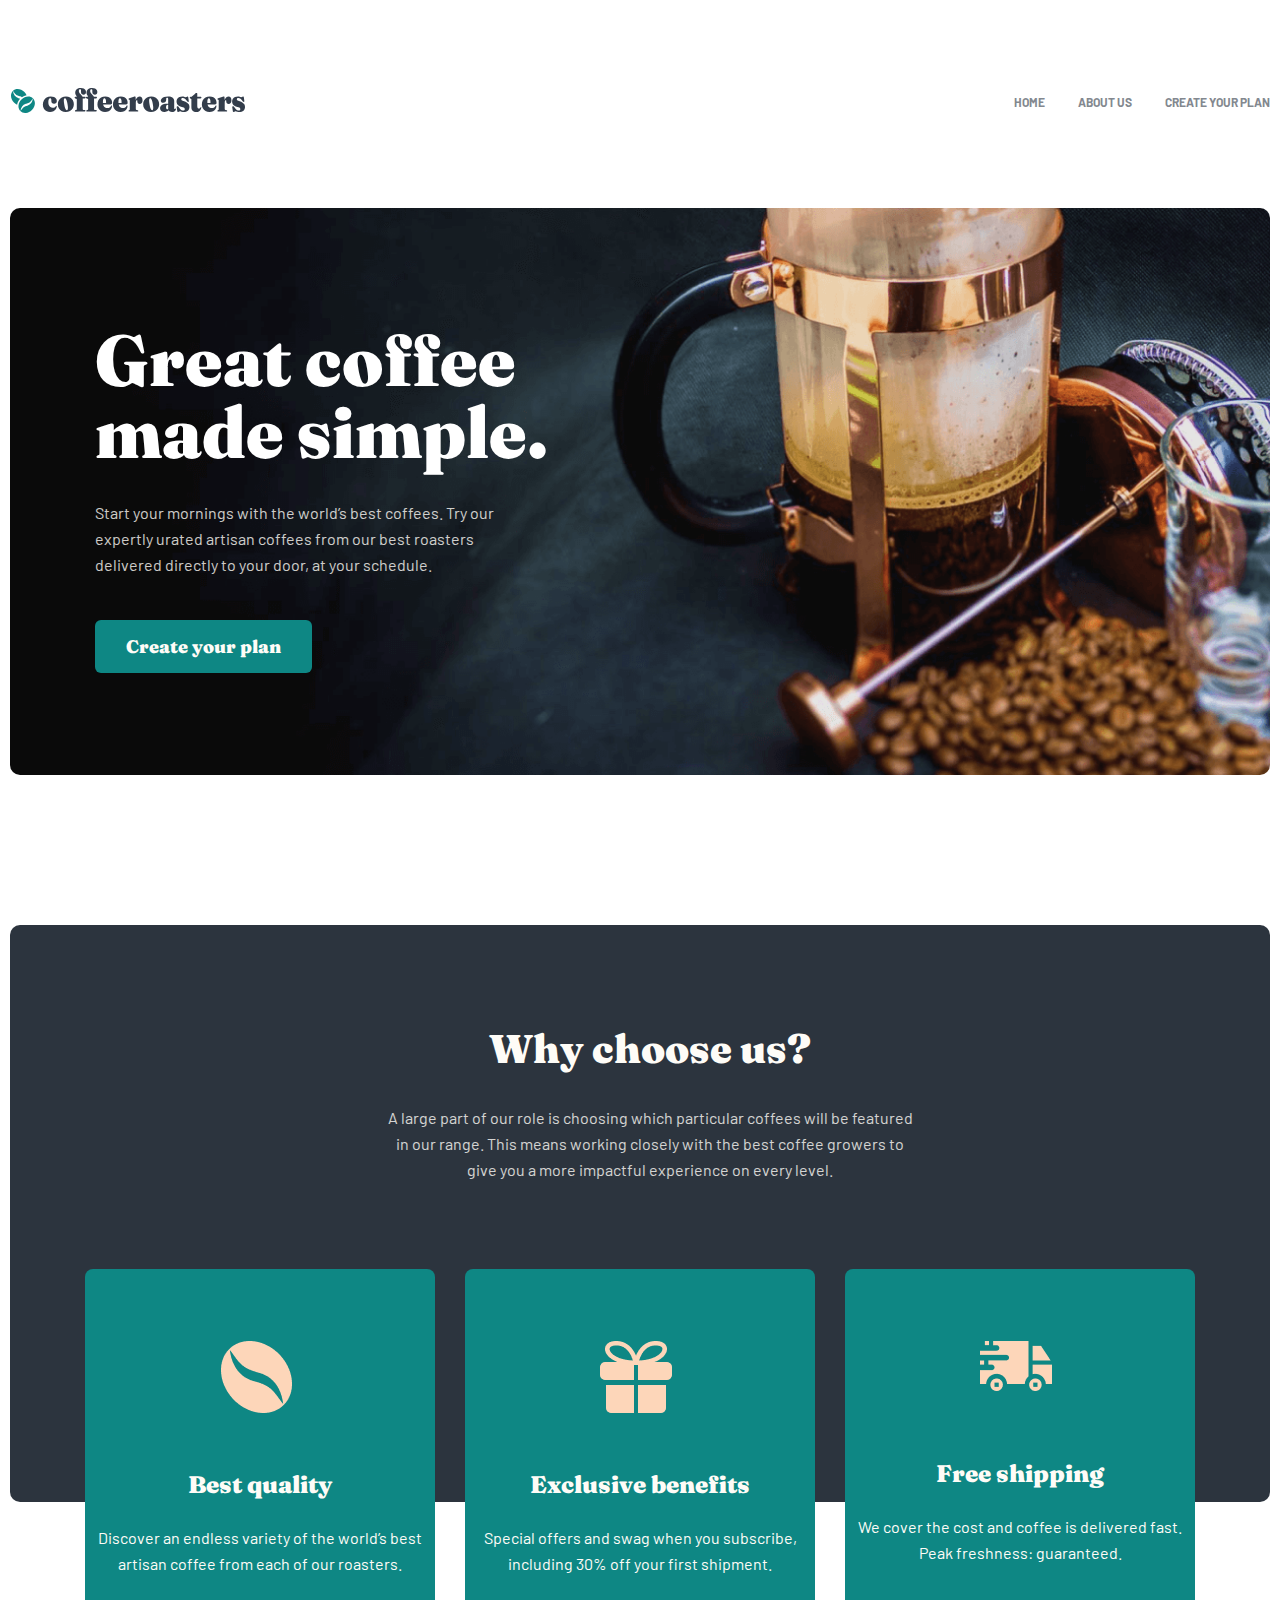
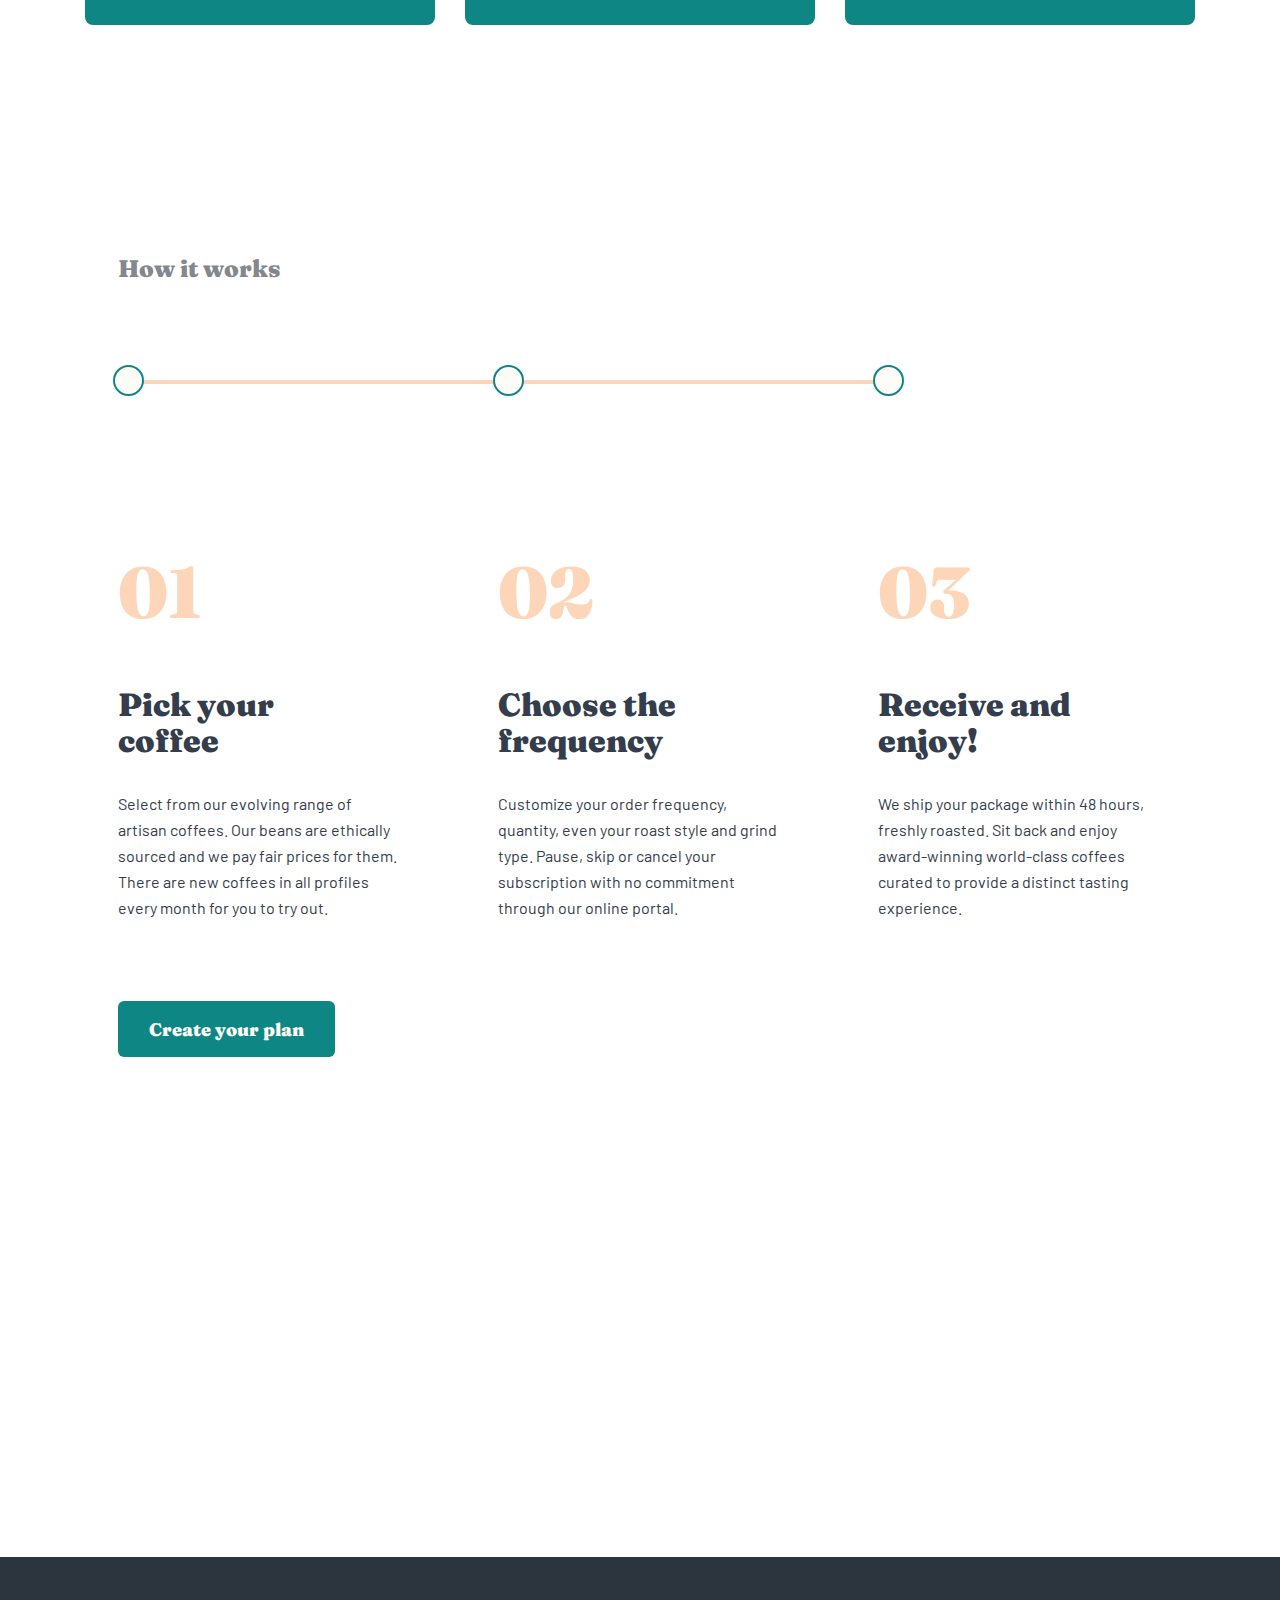
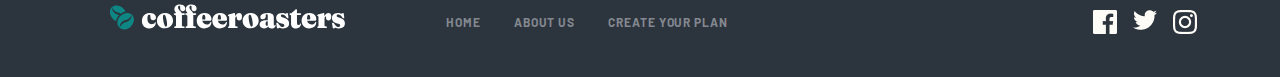
<file: index.html>
<!DOCTYPE html>
<html lang="en">
<head>
  <meta charset="UTF-8">
  <meta http-equiv="X-UA-Compatible" content="IE=edge">
  <meta name="viewport" content="width=device-width, initial-scale=1.0">
  <link rel="stylesheet" href="./css/main.css">
  <title>Coffee</title>
</head>
<body>
  <div class="container">
    <header class="header">
      <a href="index.html" class="header__link">
        <img class="header__logo" src="./image/coffe.svg" width="236" height="26" alt="Coffee logo">
      </a>

      <button class="header__menu js-menu">
        <span class="visually-hidden">Hamburger menu</span>
      </button>

      <ul class="navs header__list">
        <li class="navs__item">
          <a href="./index.html" class="navs__link">Home</a>
        </li>
        <li class="navs__item">
          <a href="./about.html" class="navs__link">About us</a>
        </li>
        <li class="navs__item">
          <a href="./index.html" class="navs__link">Create your plan</a>
        </li>
      </ul>
    </header> <!-- End of header -->

    <div class="hero">
      <div class="hero__left">
        <h1 class="hero__heading">
          Great coffee made simple.
        </h1>
        <div class="hero__text">
          Start your mornings with the world’s best coffees. Try our expertly urated artisan coffees from our best roasters delivered directly to your door, at your schedule.
        </div>

        <a class="hero__link" href="#">Create your plan</a>
      </div>
    </div> <!-- End of hero -->
    
    <!--Collection start -->
    <!-- <section class="products">
      <div class="container products-container">
          <h2 class="visually-hidden">
              Our products
          </h2>
          <ul class="product">
            <li class="product__item">
              <img class="product__img" src="./img/gran.png" alt="gran" width="250" height="193">
          <div class="product__box">

            <h3 class="product__heading">
                Gran Espresso
              </h3>
              <p class="product__desc">Light and flavorful blend with cocoa and black pepper for an intense experience.</p>

          </div>
            </li>

            <li class="product__item">
              <img class="product__img" src="./img/planalto.png" alt="planalto" width="250" height="193">
          <div class="product__box">
            <h3 class="product__heading">
                Planalto
              </h3>
              <p class="product__desc">Brazilian dark roast with rich and velvety body, and hints of fruits and nuts</p>
          </div>
            </li>
             
            <li class="product__item">
              <img class="product__img" src="./img/piccollo.png" alt="piccollo" width="250" height="193">
            <div class="product__box">
                <h3 class="product__heading">
                    Piccollo
                  </h3>
                  <p class="product__desc">Mild and smooth blend featuring notes of toasted almond and dried cherry</p>
            </div>
            </li>

            <li class="product__item">
              <img class="product__img" src="./img/danche.png" alt="danche" width="250" height="193">
            <div class="product__box">
                <h3 class="product__heading">
                    Danche
                  </h3>
                  <p class="product__desc">Ethiopian hand-harvested blend densely packed with vibrant fruit notes</p>
            </div>
            </li>

          </ul>
             </div>
    </section> -->


        <!-- Collection end -->

        <!-- choose start -->

    <div class="choose">
      <div class="choose__us">
        <h2 class="choose__us-heading">
          Why choose us?
        </h2>
        <p class="choose__us-padding">
          A large part of our role is choosing which particular coffees will be featured 
          in our range. This means working closely with the best coffee growers to give 
          you a more impactful experience on every level.
        </p>
      </div>
      <div class="box">
          <div class="box-coffee">
            <h3 class="box-coffee-heading">Best quality</h3>
            <p class="box-coffee-padding">Discover an endless variety of the world’s best artisan coffee from each of our roasters.</p>
          </div>
          <div class="box-priz">
            <h3 class="box-priz-heading">Exclusive benefits</h3>
            <p class="box-priz-padding">Special offers and swag when you subscribe, including 30% off your first shipment.</p>
          </div>
          <div class="box-speed">
            <h3 class="box-speed-heading">Free shipping</h3>
            <p class="box-speed-padding">We cover the cost and coffee is delivered fast. Peak freshness: guaranteed.</p>
          </div> 
        </div>
    </div>
          <!-- choose end -->

          <!-- works start -->
          <div class="works">
            <h3 class="works__heading">
              How it works
            </h3>
            <hr class="works__headering">
          <div class="number">
            <div class="number__1">
              <h2 class="number__1-heading">
                01
              </h2>
              <h3 class="number__1-heading3">
                Pick your coffee
              </h3>
              <p class="number__1-padding">
                Select from our evolving range of artisan coffees. Our beans are 
                ethically sourced and we pay fair prices for them. 
                There are new coffees in all profiles every month for you to try out.
              </p>
            </div>
            <div class="number__2">
              <h2 class="number__2-heading">
                02
              </h2>
              <h3 class="number__2-heading3">
                Choose the frequency
              </h3>
              <p class="number__2-padding">
                Customize your order frequency, quantity, even your roast style and grind type. Pause, 
                skip or cancel your subscription with no commitment through our online portal.
              </p>
            </div>
            <div class="number__3">
              <h2 class="number__3-heading">
                03
              </h2>
              <h3 class="number__3-heading3">
                Receive and enjoy!
              </h3>
              <p class="number__3-padding">
                We ship your package within 48 hours, freshly roasted. 
                Sit back and enjoy award-winning world-class coffees curated 
                to provide a distinct tasting experience.
              </p>
            </div>
          </div>
          <div class="works__button">
            <button class="works__button-click">Create your plan</button>
          </div>
          </div>
        </div>        
                  <!-- footer start -->
        <footer class="footer">
          <div class="container">
              <div class="footer__acitve">
                  <a class="footer__acitve--atribut" href="#">
                      <img class="footer__acitve--image" src="./image/coffe_white.svg" width="236" height="26" alt="coffe_white">
                  </a>
                  <ul class="footer__item">
                      <li class="footer__item--list ">
                          <a class="footer__item--list--atribut"  href="#hero">Home</a>
                      </li>
                      <li class="footer__item--list ">
                          <a class="footer__item--list--atribut"  href="#collection">about us</a>
                      </li>
                      <li class="footer__item--list ">
                          <a class="footer__item--list--atribut"  href="#works">Create your plan</a>
                      </li>
                  </ul>
              </div>
              <div class="footer__global">
                  <a class="footer__global--facebook" href="https://ru-ru.facebook.com/ " target="_blank">
                      <img src="./image/facebook.png" width="24" height="24" alt="facebook">
                  </a>
                  <a class="footer__global--twitter"  href="https://twitter.com/" target="_blank">
                      <img src="./image/twitter.png" width="24" height="24" alt="twitter">
                  </a>
                  <a class="footer__global--instagram"  href="https://www.instagram.com/" target="_blank">
                      <img src="./image/instagram.png" width="24" height="24" alt="instagram">
                  </a>
                  
              </div>
            </div>
      </footer>
      <!--footer end  -->

 <!-- End of container -->
  <script src="./js/main.js"></script>
</body>
</html>
</file>
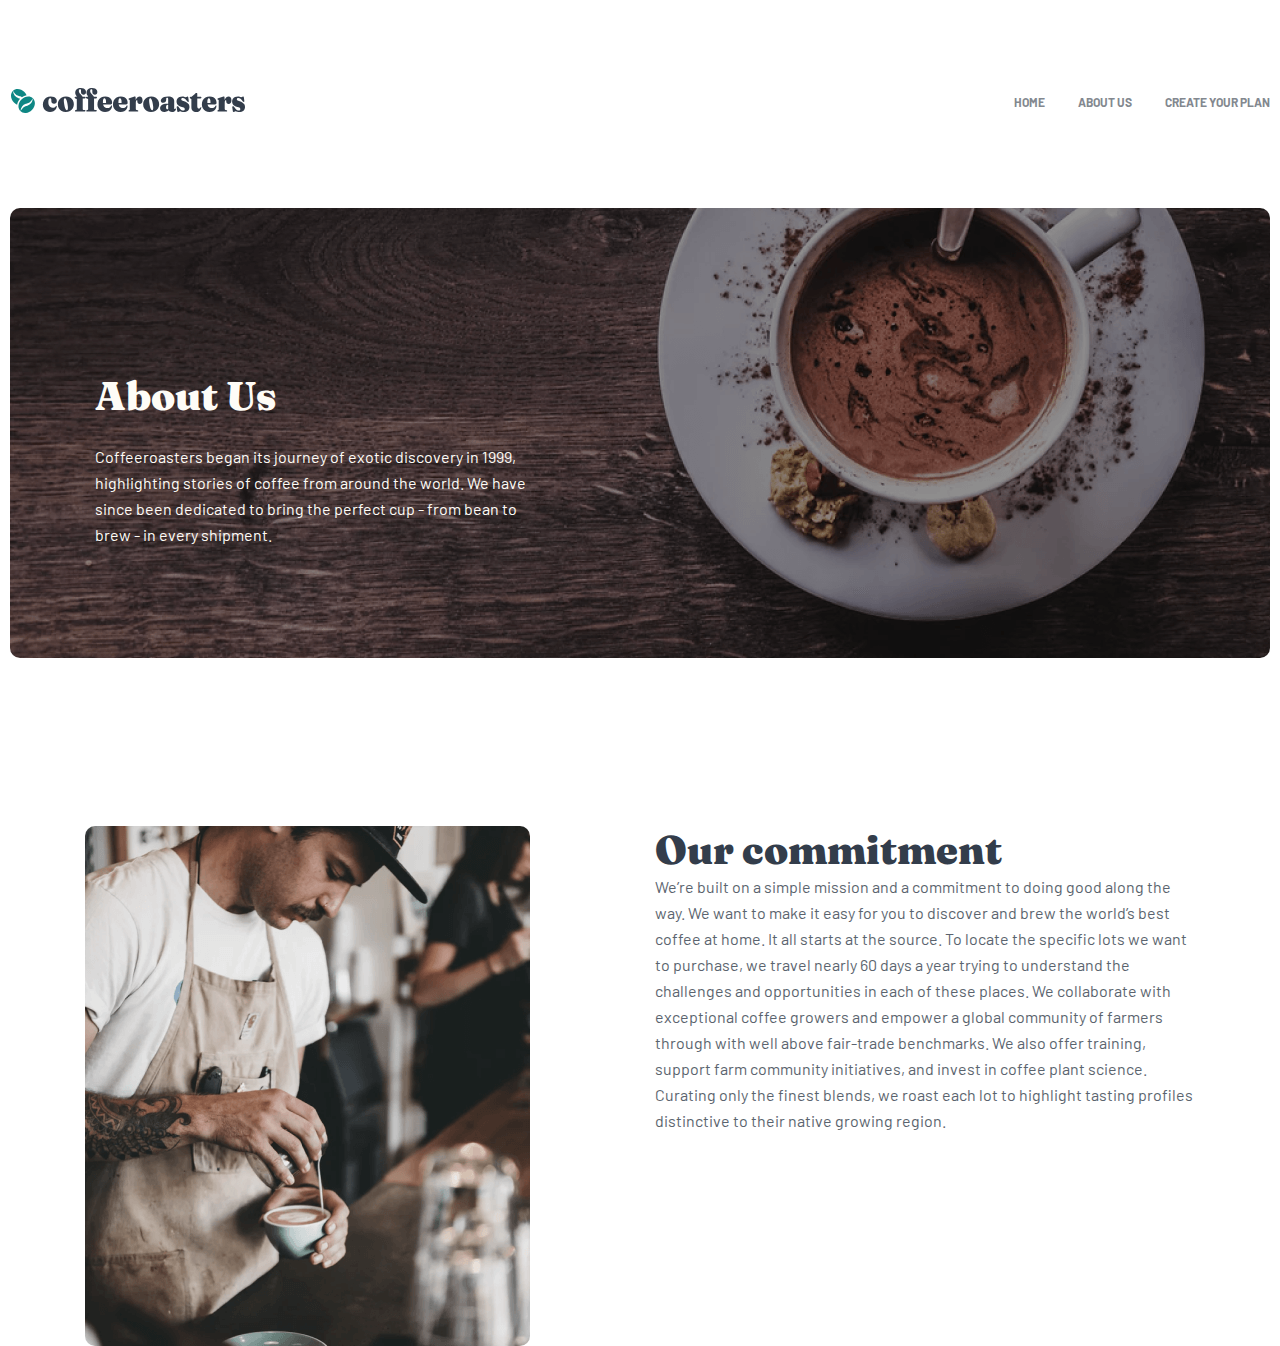
<file: about.html>
<!DOCTYPE html>
<html lang="en">
<head>
    <meta charset="UTF-8">
    <meta http-equiv="X-UA-Compatible" content="IE=edge">
    <meta name="viewport" content="width=device-width, initial-scale=1.0">
    <link rel="stylesheet" href="./css/main.css">
    <title>About Us</title>
</head>
<body>
    <div class="container"> 
        <header class="header"> <!-- start header -->
            <a href="index.html" class="header__link">
              <img class="header__logo" src="./image/coffe.svg" width="236" height="26" alt="Coffee logo">
            </a>
      
            <button class="header__menu js-menu">
              <span class="visually-hidden">Hamburger menu</span>
            </button>
      
            <ul class="navs header__list">
              <li class="navs__item">
                <a href="./index.html" class="navs__link">Home</a>
              </li>
              <li class="navs__item">
                <a href="about.html" class="navs__link">About us</a>
              </li>
              <li class="navs__item">
                <a href="./index.html" class="navs__link">Create your plan</a>
              </li>
            </ul>
        </header> <!-- End of header -->



        <div class="about-hero"> <!-- start hero -->
            <div class="about-hero__left-side">
                <h1 class="about-hero__left-side__heading">About Us</h1>
                <p class="about-hero__left-side__text">Coffeeroasters began its journey of exotic discovery in 1999, highlighting stories of coffee from around the world. We have since been dedicated to bring the perfect cup - from bean to brew - in every shipment.
                </p>
            </div>
        </div> <!-- End of  hero -->




        <div class="commitment"> <!-- start commitment -->
            <div class="commitment__left-side"></div>
            
            <div class="commitment__right-side">
                <h3 class="commitment__right-side__heading">Our commitment</h3>
                <p class="commitment__right-side__text">We’re built on a simple mission and a commitment to doing good along the way. We want to make it easy for you to discover and brew the world’s best coffee at home. It all starts at the source. To locate the specific lots we want to purchase, we travel nearly 60 days a year trying to understand the challenges and opportunities in each of these places. We collaborate with exceptional coffee growers and empower a global community of farmers through with well above fair-trade benchmarks. We also offer training, support farm community initiatives, and invest in coffee plant science. Curating only the finest blends, we roast each lot to highlight tasting profiles distinctive to their native growing region.</p>
            </div>
        </div> <!-- End of  commitment -->

        

              


    </div>
</body>
</html>
</file>
<file: css/main.css>
@import url("https://fonts.googleapis.com/css2?family=Barlow:wght@400;700&family=Fraunces:wght@900&display=swap");
html {
  height: 100%;
}

body {
  height: 100%;
  margin: 0;
  padding: 0;
  -webkit-box-sizing: border-box;
          box-sizing: border-box;
  font-family: "Barlow", "Arial", sans-serif;
}

*, *::before, *::before {
  -webkit-box-sizing: inherit;
          box-sizing: inherit;
}

.container {
  max-width: 1300px;
  padding-left: 10px;
  padding-right: 10px;
  margin: 0 auto;
}

img {
  max-width: 100%;
  height: auto;
}

.visually-hidden {
  clip: rect(0 0 0 0);
  -webkit-clip-path: inset(50%);
          clip-path: inset(50%);
  height: 1px;
  overflow: hidden;
  position: absolute;
  white-space: nowrap;
  width: 1px;
}

.header {
  display: -webkit-box;
  display: -ms-flexbox;
  display: flex;
  -webkit-box-align: center;
      -ms-flex-align: center;
          align-items: center;
  -webkit-box-pack: justify;
      -ms-flex-pack: justify;
          justify-content: space-between;
  padding-top: 43px;
  padding-bottom: 43px;
}

.header__logo {
  display: block;
}

.header__menu {
  display: none;
}

.navs {
  margin: 0;
  padding: 0;
  display: -webkit-box;
  display: -ms-flexbox;
  display: flex;
  list-style-type: none;
}

.navs__item:not(:last-child) {
  margin-right: 33px;
}

.navs__link {
  text-decoration: none;
  text-transform: uppercase;
  color: #83888F;
  font-weight: 700;
  font-size: 12px;
  line-height: 15px;
}

.navs__link:active {
  color: #333D4B;
}

@media only screen and (max-width: 768px) {
  .container {
    padding-left: 40px;
    padding-right: 40px;
  }
  .header {
    padding-top: 40px;
    padding-bottom: 53px;
  }
}

@media only screen and (max-width: 375px) {
  .container {
    padding-left: 24px;
    padding-right: 24px;
  }
  .header {
    position: relative;
    padding-top: 32px;
    padding-bottom: 40px;
  }
  .header__logo {
    -ms-flex-negative: 0;
        flex-shrink: 0;
    width: 163px;
    height: 18px;
  }
  .header .navs {
    display: none;
    padding-top: 40px;
    position: absolute;
    top: 100%;
    left: 0;
    right: 0;
    height: 100vh;
    background-image: -webkit-gradient(linear, left top, left bottom, from(white), to(rgba(255, 255, 255, 0.8)));
    background-image: linear-gradient(to bottom, white, rgba(255, 255, 255, 0.8));
    -webkit-box-orient: vertical;
    -webkit-box-direction: normal;
        -ms-flex-direction: column;
            flex-direction: column;
    -webkit-box-align: center;
        -ms-flex-align: center;
            align-items: center;
  }
  .header .navs__item {
    margin-right: 0;
    margin-bottom: 32px;
  }
  .header .navs__link {
    font-family: "Fraunces";
    font-weight: 900;
    font-size: 24px;
    line-height: 32px;
    color: #333D4B;
    text-transform: capitalize;
  }
  .header__menu {
    display: block;
    width: 16px;
    height: 15px;
    border: none;
    background-color: transparent;
    background-image: url("./../image/menu.svg");
    background-size: contain;
    background-repeat: no-repeat;
    cursor: pointer;
  }
  .header__menu--active {
    background-image: url("./../image/menu-x.svg");
  }
  .header__menu--active + .navs {
    display: -webkit-box;
    display: -ms-flexbox;
    display: flex;
  }
}

.hero {
  display: -webkit-box;
  display: -ms-flexbox;
  display: flex;
  background-image: url("./../../image/Bitmap.png");
  background-repeat: no-repeat;
  background-position: center;
  background-size: cover;
  padding-top: 116px;
  padding-bottom: 116px;
  padding-left: 85px;
  border-radius: 10px;
}

.hero__left {
  max-width: 493px;
}

.hero__heading {
  font-family: "Fraunces";
  font-weight: 900;
  font-size: 72px;
  line-height: 72px;
  color: #ffffff;
  margin: 0;
}

.hero__text {
  margin-top: 32px;
  margin-bottom: 56px;
  color: #FEFCF7;
  padding-right: 48px;
  font-size: 16px;
  line-height: 26px;
  opacity: 0.8;
}

.hero__link {
  padding: 15px 31px;
  background-color: #0E8784;
  color: #FEFCF7;
  border-radius: 6px;
  font-size: 18px;
  line-height: 25px;
  font-weight: 900;
  font-family: "Fraunces";
  text-decoration: none;
}

@media only screen and (max-width: 768px) {
  .hero {
    padding: 104px 0;
    padding-left: 58px;
    background-image: url("./../../image/Bitmap-table.png");
  }
  .hero__left {
    max-width: 398px;
  }
  .hero__heading {
    font-size: 48px;
    line-height: 48px;
  }
  .hero__text {
    margin-top: 24px;
    margin-bottom: 40px;
    font-size: 15px;
    line-height: 25px;
  }
}

@media only screen and (max-width: 375px) {
  .hero {
    padding: 100px 24px;
  }
  .hero__left {
    text-align: center;
  }
  .hero__heading {
    font-size: 40px;
    line-height: 40px;
  }
  .hero__text {
    padding: 0;
    margin-top: 24px;
    margin-bottom: 39px;
  }
}

.choose {
  max-width: 1280px;
  height: 577px;
  background-color: #2C343E;
  border-radius: 10px;
  margin-bottom: 351px;
  margin-top: 150px;
}

.choose__us {
  display: -webkit-box;
  display: -ms-flexbox;
  display: flex;
  -webkit-box-orient: vertical;
  -webkit-box-direction: normal;
      -ms-flex-direction: column;
          flex-direction: column;
  text-align: center;
  margin-left: 370px;
  max-width: 540px;
}

.choose__us-heading {
  margin: 0;
  padding: 0;
  margin-top: 100px;
  margin-bottom: 32px;
  font-family: "Fraunces";
  font-style: normal;
  font-weight: 900;
  font-size: 40px;
  line-height: 48px;
  text-align: center;
  color: #FEFCF7;
}

.choose__us-padding {
  margin: 0;
  padding: 0;
  margin-bottom: 86px;
  font-family: "Barlow";
  font-style: normal;
  font-weight: normal;
  font-size: 16px;
  line-height: 26px;
  text-align: center;
  color: #FEFCF7;
  mix-blend-mode: normal;
  opacity: 0.8;
}

.box {
  margin: 0 auto;
  display: -webkit-box;
  display: -ms-flexbox;
  display: flex;
  -webkit-box-pack: justify;
      -ms-flex-pack: justify;
          justify-content: space-between;
  max-width: 1110px;
}

.box-coffee {
  max-width: 350px;
  background: #0E8784;
  border-radius: 8px;
  text-align: center;
}

.box-coffee-heading {
  margin: 0;
  padding: 0;
  font-family: "Fraunces";
  font-style: normal;
  font-weight: 900;
  font-size: 24px;
  line-height: 32px;
  text-align: center;
  color: #FEFCF7;
  margin-bottom: 24px;
}

.box-coffee-heading::before {
  background-image: url(./../../image/coffee.png);
  content: "";
  display: block;
  width: 72px;
  height: 72px;
  background-repeat: no-repeat;
  background-size: cover;
  margin-top: 72px;
  margin-bottom: 56px;
  margin-left: 135px;
}

.box-coffee-padding {
  margin: 0;
  padding: 0;
  font-family: "Barlow";
  font-style: normal;
  font-weight: normal;
  font-size: 16px;
  line-height: 26px;
  text-align: center;
  color: #FEFCF7;
  margin-bottom: 48px;
}

.box-priz {
  max-width: 350px;
  background: #0E8784;
  border-radius: 8px;
  text-align: center;
}

.box-priz-heading {
  margin: 0;
  padding: 0;
  font-family: "Fraunces";
  font-style: normal;
  font-weight: 900;
  font-size: 24px;
  line-height: 32px;
  text-align: center;
  color: #FEFCF7;
  margin-bottom: 24px;
}

.box-priz-heading::before {
  background-image: url(./../../image/surip.png);
  content: "";
  display: block;
  width: 72px;
  height: 72px;
  background-repeat: no-repeat;
  background-size: cover;
  margin-top: 72px;
  margin-bottom: 56px;
  margin-left: 135px;
}

.box-priz-padding {
  margin: 0;
  padding: 0;
  font-family: "Barlow";
  font-style: normal;
  font-weight: normal;
  font-size: 16px;
  line-height: 26px;
  text-align: center;
  color: #FEFCF7;
  margin-bottom: 48px;
}

.box-speed {
  max-width: 350px;
  background: #0E8784;
  border-radius: 8px;
  text-align: center;
}

.box-speed-heading {
  margin: 0;
  padding: 0;
  font-family: "Fraunces";
  font-style: normal;
  font-weight: 900;
  font-size: 24px;
  line-height: 32px;
  text-align: center;
  color: #FEFCF7;
  margin-bottom: 24px;
}

.box-speed-heading::before {
  background-image: url(./../../image/speed.png);
  content: "";
  display: block;
  width: 72px;
  height: 50px;
  background-repeat: no-repeat;
  background-size: cover;
  margin-top: 72px;
  margin-bottom: 67px;
  margin-left: 135px;
}

.box-speed-padding {
  margin: 0;
  padding: 0;
  font-family: "Barlow";
  font-style: normal;
  font-weight: normal;
  font-size: 16px;
  line-height: 26px;
  text-align: center;
  color: #FEFCF7;
  margin-bottom: 48px;
}

@media only screen and (max-width: 768px) {
  .choose {
    max-width: 688px;
    margin: 0 auto;
    margin-bottom: 351px;
  }
  .choose__us {
    display: -webkit-box;
    display: -ms-flexbox;
    display: flex;
    -webkit-box-orient: vertical;
    -webkit-box-direction: normal;
        -ms-flex-direction: column;
            flex-direction: column;
    text-align: center;
    margin-left: 74px;
    max-width: 540px;
  }
  .choose__us-heading {
    margin: 0;
    padding: 0;
    margin-top: 56px;
    margin-bottom: 24px;
    font-size: 32px;
    line-height: 48px;
  }
  .choose__us-padding {
    margin: 0;
    padding: 0;
    font-size: 15px;
    line-height: 25px;
    margin-bottom: 70px;
  }
  .box {
    display: -webkit-box;
    display: -ms-flexbox;
    display: flex;
    -webkit-box-orient: vertical;
    -webkit-box-direction: normal;
        -ms-flex-direction: column;
            flex-direction: column;
    margin-left: 57px;
  }
  .box-coffee {
    max-width: 573px;
    margin-bottom: 24px;
  }
  .box-coffee-heading {
    margin: 0;
    padding: 0;
    display: -webkit-box;
    display: -ms-flexbox;
    display: flex;
    margin-top: 41px;
    margin-bottom: 0;
    margin-left: 182px;
    margin-bottom: 16px;
  }
  .box-coffee-heading::before {
    position: absolute;
    margin: 0;
    padding: 0;
    left: 150px;
    margin-top: 12px;
  }
  .box-coffee-padding {
    margin: 0;
    padding: 0;
    display: -webkit-box;
    display: -ms-flexbox;
    display: flex;
    max-width: 344px;
    text-align: left;
    margin-left: 181px;
    margin-bottom: 41px;
  }
  .box-priz {
    max-width: 573px;
    margin-bottom: 24px;
  }
  .box-priz-heading {
    margin: 0;
    padding: 0;
    display: -webkit-box;
    display: -ms-flexbox;
    display: flex;
    margin-top: 41px;
    margin-bottom: 0;
    margin-left: 182px;
    margin-bottom: 16px;
  }
  .box-priz-heading::before {
    position: absolute;
    margin: 0;
    padding: 0;
    left: 150px;
    margin-top: 12px;
  }
  .box-priz-padding {
    margin: 0;
    padding: 0;
    display: -webkit-box;
    display: -ms-flexbox;
    display: flex;
    max-width: 344px;
    text-align: left;
    margin-left: 181px;
    margin-bottom: 41px;
  }
  .box-speed {
    max-width: 573px;
    margin-bottom: 24px;
  }
  .box-speed-heading {
    margin: 0;
    padding: 0;
    display: -webkit-box;
    display: -ms-flexbox;
    display: flex;
    margin-top: 41px;
    margin-bottom: 0;
    margin-left: 182px;
    margin-bottom: 16px;
  }
  .box-speed-heading::before {
    position: absolute;
    margin: 0;
    padding: 0;
    left: 150px;
    margin-top: 12px;
  }
  .box-speed-padding {
    margin: 0;
    padding: 0;
    display: -webkit-box;
    display: -ms-flexbox;
    display: flex;
    max-width: 344px;
    text-align: left;
    margin-left: 181px;
    margin-bottom: 41px;
  }
}

@media only screen and (max-width: 375px) {
  .choose {
    height: 902px;
  }
  .choose__us {
    margin-left: 24px;
    max-width: 279px;
  }
  .choose__us-heading {
    margin: 0;
    padding: 0;
    font-size: 28px;
    line-height: 28px;
    margin-top: 64px;
    margin-bottom: 24px;
  }
  .choose__us-padding {
    margin: 0;
    padding: 0;
    font-size: 15px;
    line-height: 25px;
    margin-bottom: 64px;
  }
  .box {
    display: -webkit-box;
    display: -ms-flexbox;
    display: flex;
    margin: 0 24px;
  }
  .box-coffee-heading {
    margin: 0;
    padding: 0;
    display: -webkit-box;
    display: -ms-flexbox;
    display: flex;
    -ms-flex-item-align: center;
        align-self: center;
    margin-top: 200px;
    margin-left: 62px;
    margin-bottom: 24px;
  }
  .box-coffee-heading::before {
    position: absolute;
    margin: 0;
    padding: 0;
    margin-top: -120px;
  }
  .box-coffee-padding {
    margin: 0;
    padding: 0;
    display: -webkit-box;
    display: -ms-flexbox;
    display: flex;
    -ms-flex-item-align: center;
        align-self: center;
    text-align: center;
    margin-right: 20px;
    margin-left: 22px;
    margin-bottom: 51px;
  }
  .box-priz-heading {
    margin: 0;
    padding: 0;
    width: 255px;
    display: -webkit-box;
    display: -ms-flexbox;
    display: flex;
    -ms-flex-item-align: center;
        align-self: center;
    margin-top: 200px;
    margin-left: 24px;
    margin-bottom: 24px;
  }
  .box-priz-heading::before {
    position: absolute;
    margin: 0;
    padding: 0;
    margin-top: -120px;
  }
  .box-priz-padding {
    margin: 0;
    padding: 0;
    display: -webkit-box;
    display: -ms-flexbox;
    display: flex;
    -ms-flex-item-align: center;
        align-self: center;
    text-align: center;
    margin-right: 20px;
    margin-left: 22px;
    margin-bottom: 51px;
  }
  .box-speed-heading {
    margin: 0;
    padding: 0;
    display: -webkit-box;
    display: -ms-flexbox;
    display: flex;
    -ms-flex-item-align: center;
        align-self: center;
    margin-top: 200px;
    margin-left: 55px;
    margin-bottom: 24px;
  }
  .box-speed-heading::before {
    position: absolute;
    margin: 0;
    padding: 0;
    margin-top: -120px;
  }
  .box-speed-padding {
    margin: 0;
    padding: 0;
    display: -webkit-box;
    display: -ms-flexbox;
    display: flex;
    -ms-flex-item-align: center;
        align-self: center;
    text-align: center;
    margin-right: 20px;
    margin-left: 22px;
    margin-bottom: 51px;
  }
}

.works {
  margin: 0;
  padding: 0;
  max-width: 1045px;
  margin: 0 auto;
}

.works__heading {
  margin: 0;
  padding: 0;
  font-family: "Fraunces";
  font-style: normal;
  font-weight: 900;
  font-size: 24px;
  line-height: 32px;
  color: #83888F;
  margin-bottom: 95px;
}

.works__headering {
  display: block;
  max-width: 760px;
  border: 2px solid #FDD6BA;
  background-color: #FDD6BA;
  margin: 0;
}

.number {
  display: -webkit-box;
  display: -ms-flexbox;
  display: flex;
  -webkit-box-pack: justify;
      -ms-flex-pack: justify;
          justify-content: space-between;
}

.number__1 {
  max-width: 285px;
}

.number__1::before {
  content: "";
  border: 2px solid #0E8784;
  background: #fefcf7;
  display: block;
  border-radius: 50px;
  width: 31px;
  height: 31px;
  -webkit-transform: translateY(-100px);
  transform: translateY(-100px);
  margin-left: -5px;
  margin-top: 81px;
}

.number__1-heading {
  font-family: "Fraunces";
  font-style: normal;
  font-weight: 900;
  font-size: 72px;
  line-height: 72px;
  color: #FDD6BA;
}

.number__1-heading3 {
  font-family: "Fraunces";
  font-style: normal;
  font-weight: 900;
  font-size: 32px;
  line-height: 36px;
  color: #333D4B;
  max-width: 255px;
}

.number__1-padding {
  font-family: "Barlow";
  font-style: normal;
  font-weight: normal;
  font-size: 16px;
  line-height: 26px;
  color: #333D4B;
}

.number {
  display: -webkit-box;
  display: -ms-flexbox;
  display: flex;
  -webkit-box-pack: justify;
      -ms-flex-pack: justify;
          justify-content: space-between;
}

.number__2 {
  max-width: 285px;
}

.number__2::before {
  content: "";
  border: 2px solid #0E8784;
  background: #fefcf7;
  display: block;
  border-radius: 50px;
  width: 31px;
  height: 31px;
  -webkit-transform: translateY(-100px);
  transform: translateY(-100px);
  margin-left: -5px;
  margin-top: 81px;
}

.number__2-heading {
  font-family: "Fraunces";
  font-style: normal;
  font-weight: 900;
  font-size: 72px;
  line-height: 72px;
  color: #FDD6BA;
}

.number__2-heading3 {
  font-family: "Fraunces";
  font-style: normal;
  font-weight: 900;
  font-size: 32px;
  line-height: 36px;
  color: #333D4B;
}

.number__2-padding {
  font-family: "Barlow";
  font-style: normal;
  font-weight: normal;
  font-size: 16px;
  line-height: 26px;
  color: #333D4B;
}

.number .number {
  display: -webkit-box;
  display: -ms-flexbox;
  display: flex;
  -webkit-box-pack: justify;
      -ms-flex-pack: justify;
          justify-content: space-between;
}

.number .number__3 {
  max-width: 285px;
}

.number .number__3::before {
  content: "";
  border: 2px solid #0E8784;
  background: #fefcf7;
  display: block;
  border-radius: 50px;
  width: 31px;
  height: 31px;
  -webkit-transform: translateY(-100px);
  transform: translateY(-100px);
  margin-left: -5px;
  margin-top: 81px;
}

.number .number__3-heading {
  font-family: "Fraunces";
  font-style: normal;
  font-weight: 900;
  font-size: 72px;
  line-height: 72px;
  color: #FDD6BA;
}

.number .number__3-heading3 {
  font-family: "Fraunces";
  font-style: normal;
  font-weight: 900;
  font-size: 32px;
  line-height: 36px;
  color: #333D4B;
}

.number .number__3-padding {
  font-family: "Barlow";
  font-style: normal;
  font-weight: normal;
  font-size: 16px;
  line-height: 26px;
  color: #333D4B;
}

.works__button-click {
  background: #0E8784;
  border-radius: 6px;
  font-family: "Hind Madurai" , "Fraunces" , "Arial";
  font-style: normal;
  font-weight: 900;
  font-size: 18px;
  line-height: 25px;
  text-align: center;
  color: #FEFCF7;
  width: 217px;
  height: 56px;
  border: none;
  cursor: pointer;
  margin-top: 64px;
}

@media only screen and (max-width: 768px) {
  .works {
    max-width: 688px;
    margin: 0 auto;
    height: 622px;
  }
  .works__heading {
    margin: 0;
    padding: 0;
    margin-bottom: 55px;
    font-size: 24px;
    line-height: 32px;
  }
  .works__headering {
    width: 467px;
    margin-left: 10px;
  }
  .works .number {
    display: -webkit-box;
    display: -ms-flexbox;
    display: flex;
    margin-left: 10px;
  }
  .works .number__1 {
    max-width: 223px;
  }
  .works .number__1-heading {
    font-size: 72px;
    line-height: 72px;
  }
  .works .number__1-heading3 {
    font-size: 28px;
    line-height: 32px;
  }
  .works .number__1-padding {
    font-size: 15px;
    line-height: 25px;
  }
  .works .number__2 {
    max-width: 223px;
  }
  .works .number__2-heading {
    font-size: 72px;
    line-height: 72px;
  }
  .works .number__2-heading3 {
    font-size: 28px;
    line-height: 32px;
  }
  .works .number__2-padding {
    font-size: 15px;
    line-height: 25px;
  }
  .works .number__3 {
    max-width: 223px;
  }
  .works .number__3-heading {
    font-size: 72px;
    line-height: 72px;
  }
  .works .number__3-heading3 {
    font-size: 28px;
    line-height: 32px;
  }
  .works .number__3-padding {
    font-size: 15px;
    line-height: 25px;
  }
}

@media only screen and (max-width: 375px) {
  .works {
    max-width: 327px;
    display: -webkit-box;
    display: -ms-flexbox;
    display: flex;
    -webkit-box-orient: vertical;
    -webkit-box-direction: normal;
        -ms-flex-direction: column;
            flex-direction: column;
    position: absolute;
    margin-top: 400px;
  }
  .works__heading {
    margin: 0 auto;
    text-align: center;
    margin-left: 74px;
  }
  .works__headering {
    display: none;
  }
  .number {
    display: -webkit-box;
    display: -ms-flexbox;
    display: flex;
    -webkit-box-orient: vertical;
    -webkit-box-direction: normal;
        -ms-flex-direction: column;
            flex-direction: column;
  }
  .number__1 {
    margin: 0 auto;
    margin-left: 27px;
    max-width: 327px;
  }
  .number__1::before {
    display: none;
  }
  .number__1-heading {
    text-align: center;
  }
  .number__1-heading3 {
    text-align: center;
  }
  .number__1-padding {
    text-align: center;
    max-width: 354px;
  }
  .number__2 {
    margin: 0 auto;
    margin-left: 27px;
    max-width: 327px;
  }
  .number__2::before {
    display: none;
  }
  .number__2-heading {
    text-align: center;
  }
  .number__2-heading3 {
    text-align: center;
  }
  .number__2-padding {
    text-align: center;
    max-width: 354px;
  }
  .number__3 {
    margin: 0 auto;
    margin-left: 27px;
    max-width: 327px;
  }
  .number__3::before {
    display: none;
    position: relative;
    margin-left: 20px;
    right: 100px;
  }
  .number__3-heading {
    text-align: center;
  }
  .number__3-heading3 {
    text-align: center;
  }
  .number__3-padding {
    text-align: center;
    max-width: 354px;
  }
  .works__button-click {
    margin-left: 44px;
  }
}

.footer {
  margin-top: 500px;
  background-color: #2C343E;
  max-width: 100%;
  height: 120px;
}

.footer__acitve {
  max-width: 732px;
  height: 26px;
  display: -webkit-box;
  display: -ms-flexbox;
  display: flex;
  -ms-flex-pack: distribute;
      justify-content: space-around;
}

.footer__acitve--image {
  margin-top: 47px;
  margin-left: 85px;
}

.footer__item {
  display: -webkit-box;
  display: -ms-flexbox;
  display: flex;
  margin-top: 53.44px;
}

.footer__item--list {
  margin-left: 33px;
  list-style-type: none;
}

.footer__item--list--atribut {
  font-family: "Hind Madurai" , "Barlow" , "Arial";
  font-style: normal;
  font-weight: bold;
  font-size: 12px;
  line-height: 15px;
  letter-spacing: 0.923077px;
  text-transform: uppercase;
  color: #83888F;
  text-decoration: none;
}

.footer__item--list--atribut:active {
  font-family: "Hind Madurai" , "Barlow" , "Arial";
  font-style: normal;
  font-weight: bold;
  font-size: 12px;
  line-height: 15px;
  letter-spacing: 0.923077px;
  text-transform: uppercase;
  color: #FEFCF7;
}

.footer__global {
  display: -webkit-box;
  display: -ms-flexbox;
  display: flex;
  margin-left: 1075px;
  margin-top: 27px;
  max-width: 120px;
  height: 24px;
  -ms-flex-pack: distribute;
      justify-content: space-around;
}

.footer__global--facebook {
  display: inline-block;
}

.footer__global--facebook:active {
  width: 24px;
  height: 24px;
  background: #FDD6BA;
}

.footer__global--twitter {
  display: inline-block;
}

.footer__global--twitter:active {
  width: 24px;
  height: 24px;
  background: #FDD6BA;
}

.footer__global--instagram {
  display: inline-block;
}

.footer__global--instagram:active {
  width: 24px;
  height: 24px;
  background: #FDD6BA;
}

@media only screen and (max-width: 768px) {
  .footer {
    margin: 0 auto;
    margin-top: 200px;
    height: 270px;
  }
  .footer__acitve {
    display: inline-block;
  }
  .footer__acitve--image {
    margin: 0;
    padding: 0;
    margin-top: 54px;
    margin-bottom: 33px;
    margin-left: 226px;
    text-align: left;
  }
  .footer__item {
    margin: 0;
    padding: 0;
    display: -webkit-box;
    display: -ms-flexbox;
    display: flex;
    text-align: center;
    margin-left: 180px;
  }
  .footer__global {
    max-width: 120px;
    position: absolute;
    right: 500px;
    display: -webkit-box;
    display: -ms-flexbox;
    display: flex;
    right: 340px;
    margin-top: 65px;
  }
  .footer__global--facebook {
    margin-right: 24px;
  }
  .footer__global--instagram {
    margin-left: 24px;
  }
}

@media only screen and (max-width: 375px) {
  .footer {
    max-width: 375px;
    position: absolute;
    top: 3750px;
  }
  .footer__acitve--image {
    position: absolute;
    right: 80px;
    margin: 0;
    padding: 0;
    margin-top: 54px;
  }
  .footer__item {
    display: -webkit-box;
    display: -ms-flexbox;
    display: flex;
    -webkit-box-orient: vertical;
    -webkit-box-direction: normal;
        -ms-flex-direction: column;
            flex-direction: column;
    position: relative;
    right: 105px;
    top: 126px;
  }
  .footer__item--list {
    margin-bottom: 20px;
  }
}

.header {
  display: -webkit-box;
  display: -ms-flexbox;
  display: flex;
  -webkit-box-pack: justify;
      -ms-flex-pack: justify;
          justify-content: space-between;
  margin-top: 44px;
  margin-bottom: 51px;
}

.header__image {
  margin-top: 10px;
}

.header__item {
  display: -webkit-box;
  display: -ms-flexbox;
  display: flex;
  list-style-type: none;
}

.header__item--list {
  margin-left: 32px;
}

.header__item--list--atribut {
  text-decoration: none;
  font-family: "Barlow" , "Arial" , sans-serif;
  font-weight: bold;
  font-size: 12px;
  line-height: 15px;
  letter-spacing: 0.923077px;
  text-transform: uppercase;
  color: #83888F;
}

.header__item--list--atribut:active {
  font-family: "Barlow" , "Arial" , sans-serif;
  font-style: normal;
  font-weight: bold;
  font-size: 12px;
  line-height: 15px;
  letter-spacing: 0.923077px;
  text-transform: uppercase;
  color: #333D4B;
}

.header__item--list--atribut:hover {
  font-family: "Barlow" , "Arial" , sans-serif;
  font-style: normal;
  font-weight: bold;
  font-size: 12px;
  line-height: 15px;
  letter-spacing: 0.923077px;
  text-transform: uppercase;
  color: #333D4B;
}

.about-hero {
  background-image: url(./../../image-about/hero-about.png);
  background-repeat: no-repeat;
  background-position: center;
  border-radius: 10px;
  max-width: 1280px;
  height: 450px;
  margin-bottom: 168px;
}

.about-hero__left-side {
  width: 445px;
  height: 176px;
  padding-top: 137px;
  margin-left: 85px;
}

.about-hero__left-side__heading {
  font-family: "Fraunces", "Arial", sans-serif;
  font-style: normal;
  font-weight: 900;
  font-size: 40px;
  line-height: 48px;
  color: #FEFCF7;
  margin-bottom: 24px;
}

.about-hero__left-side__text {
  font-family: "Barlow", "Arial", sans-serif;
  font-style: normal;
  font-weight: normal;
  font-size: 16px;
  line-height: 26px;
  color: #FEFCF7;
}

@media only screen and (max-width: 768px) {
  .about-hero {
    max-width: 689px;
    background-image: url(./../../image-about/about-hero-tablet.png);
    border-radius: 10px;
  }
  .about-hero__left-side {
    width: 398px;
    height: 164px;
    padding-top: 118px;
    margin-left: 58px;
  }
  .about-hero__left-side__heading {
    font-weight: 900;
    font-size: 32px;
    line-height: 40px;
    color: #FEFCF7;
  }
  .about-hero__left-side__text {
    font-weight: normal;
    font-size: 15px;
    line-height: 25px;
    color: #FEFCF7;
    mix-blend-mode: normal;
    opacity: 0.7;
  }
}

@media only screen and (max-width: 375px) {
  .about-hero {
    max-width: 327px;
    background-image: url(./../../image-about/about-hero-mobile.png);
    border-radius: 10px;
  }
  .about-hero__left-side {
    width: 279px;
    height: 202px;
    padding-top: 116px;
    padding-bottom: 87px;
    margin: 0 auto;
    text-align: center;
  }
  .about-hero__left-side__heading {
    font-size: 28px;
    line-height: 28px;
    text-align: center;
    color: #FEFCF7;
    margin-bottom: 24px;
  }
  .about-hero__left-side__text {
    font-size: 15px;
    line-height: 25px;
    text-align: center;
    color: #FEFCF7;
    mix-blend-mode: normal;
    opacity: 0.7;
  }
}

.main_quality {
  background-color: #2C343E;
  display: -webkit-box;
  display: -ms-flexbox;
  display: flex;
  -webkit-box-pack: justify;
      -ms-flex-pack: justify;
          justify-content: space-between;
  margin: 0 auto;
  border-radius: 10px;
}

.main_quality__left {
  width: 540px;
  height: 210px;
  display: -webkit-box;
  display: -ms-flexbox;
  display: flex;
  -webkit-box-orient: vertical;
  -webkit-box-direction: normal;
      -ms-flex-direction: column;
          flex-direction: column;
  padding-top: 88px;
  margin-left: 85px;
}

.main_quality__left--heading {
  font-family: "Fraunces" , "Arial" , sans-serif;
  font-style: normal;
  font-weight: 900;
  font-size: 40px;
  line-height: 48px;
  color: #FEFCF7;
  margin: 0;
  padding: 0;
}

.main_quality__left--padding {
  font-family: "Barlow" , "Arial" , sans-serif;
  font-style: normal;
  font-weight: normal;
  font-size: 16px;
  line-height: 26px;
  color: #FEFCF7;
  mix-blend-mode: normal;
  opacity: 0.8;
  margin: 0;
  padding: 0;
  margin-top: 32px;
  width: 540px;
  height: 130px;
}

.main_quality__right-image {
  position: relative;
  bottom: 86px;
  right: 85px;
  border-radius: 8px;
}

.commitment {
  display: -webkit-box;
  display: -ms-flexbox;
  display: flex;
  max-width: 1110px;
  -webkit-box-pack: justify;
      -ms-flex-pack: justify;
          justify-content: space-between;
  margin: 0 auto;
}

.commitment__left-side {
  content: "";
  background-image: url(./../../image-about/commitment-about.png);
  background-repeat: no-repeat;
  background-size: cover;
  border-radius: 10px;
  display: block;
  width: 445px;
  height: 520px;
}

.commitment__right-side {
  width: 540px;
}

.commitment__right-side__heading {
  font-family: "Fraunces", "Arial", sans-serif;
  font-style: normal;
  font-weight: 900;
  font-size: 40px;
  line-height: 48px;
  color: #333D4B;
  margin: 0;
  padding: 0;
}

.commitment__right-side__text {
  font-family: "Barlow", "Arial", sans-serif;
  font-style: normal;
  font-weight: normal;
  font-size: 16px;
  line-height: 26px;
  color: #333D4B;
  mix-blend-mode: normal;
  opacity: 0.8;
  width: 540px;
  height: 260px;
  margin: 0;
  padding: 0;
}

@media only screen and (max-width: 768px) {
  .commitment {
    max-width: 689px;
  }
  .commitment__left-side {
    max-width: 281px;
    height: 470px;
    background-image: url(./../../image-about/about-commitment-tablet.png);
  }
  .commitment__right-side {
    width: 339px;
  }
  .commitment__right-side__heading {
    font-size: 32px;
    line-height: 48px;
    margin-bottom: 30px;
  }
  .commitment__right-side__text {
    font-size: 15px;
    line-height: 25px;
    width: 339px;
  }
}

@media only screen and (max-width: 375px) {
  .commitment {
    max-width: 327px;
    display: -webkit-box;
    display: -ms-flexbox;
    display: flex;
    -webkit-box-orient: vertical;
    -webkit-box-direction: normal;
        -ms-flex-direction: column;
            flex-direction: column;
    margin-top: 120px;
  }
  .commitment__left-side {
    background-image: url(./../../image-about/about-commitment-mobile.png);
    display: block;
    width: 327px;
    height: 400px;
    background-size: cover;
    background-repeat: no-repeat;
    border-radius: 8px;
    margin: 0 auto;
    margin-bottom: 48px;
  }
  .commitment__right-side {
    width: 327px;
  }
  .commitment__right-side__heading {
    font-size: 32px;
    line-height: 48px;
    text-align: center;
    color: #333D4B;
  }
  .commitment__right-side__text {
    font-size: 15px;
    line-height: 25px;
    text-align: center;
    color: #333D4B;
    mix-blend-mode: normal;
    opacity: 0.8;
  }
}
/*# sourceMappingURL=main.css.map */
</file>
